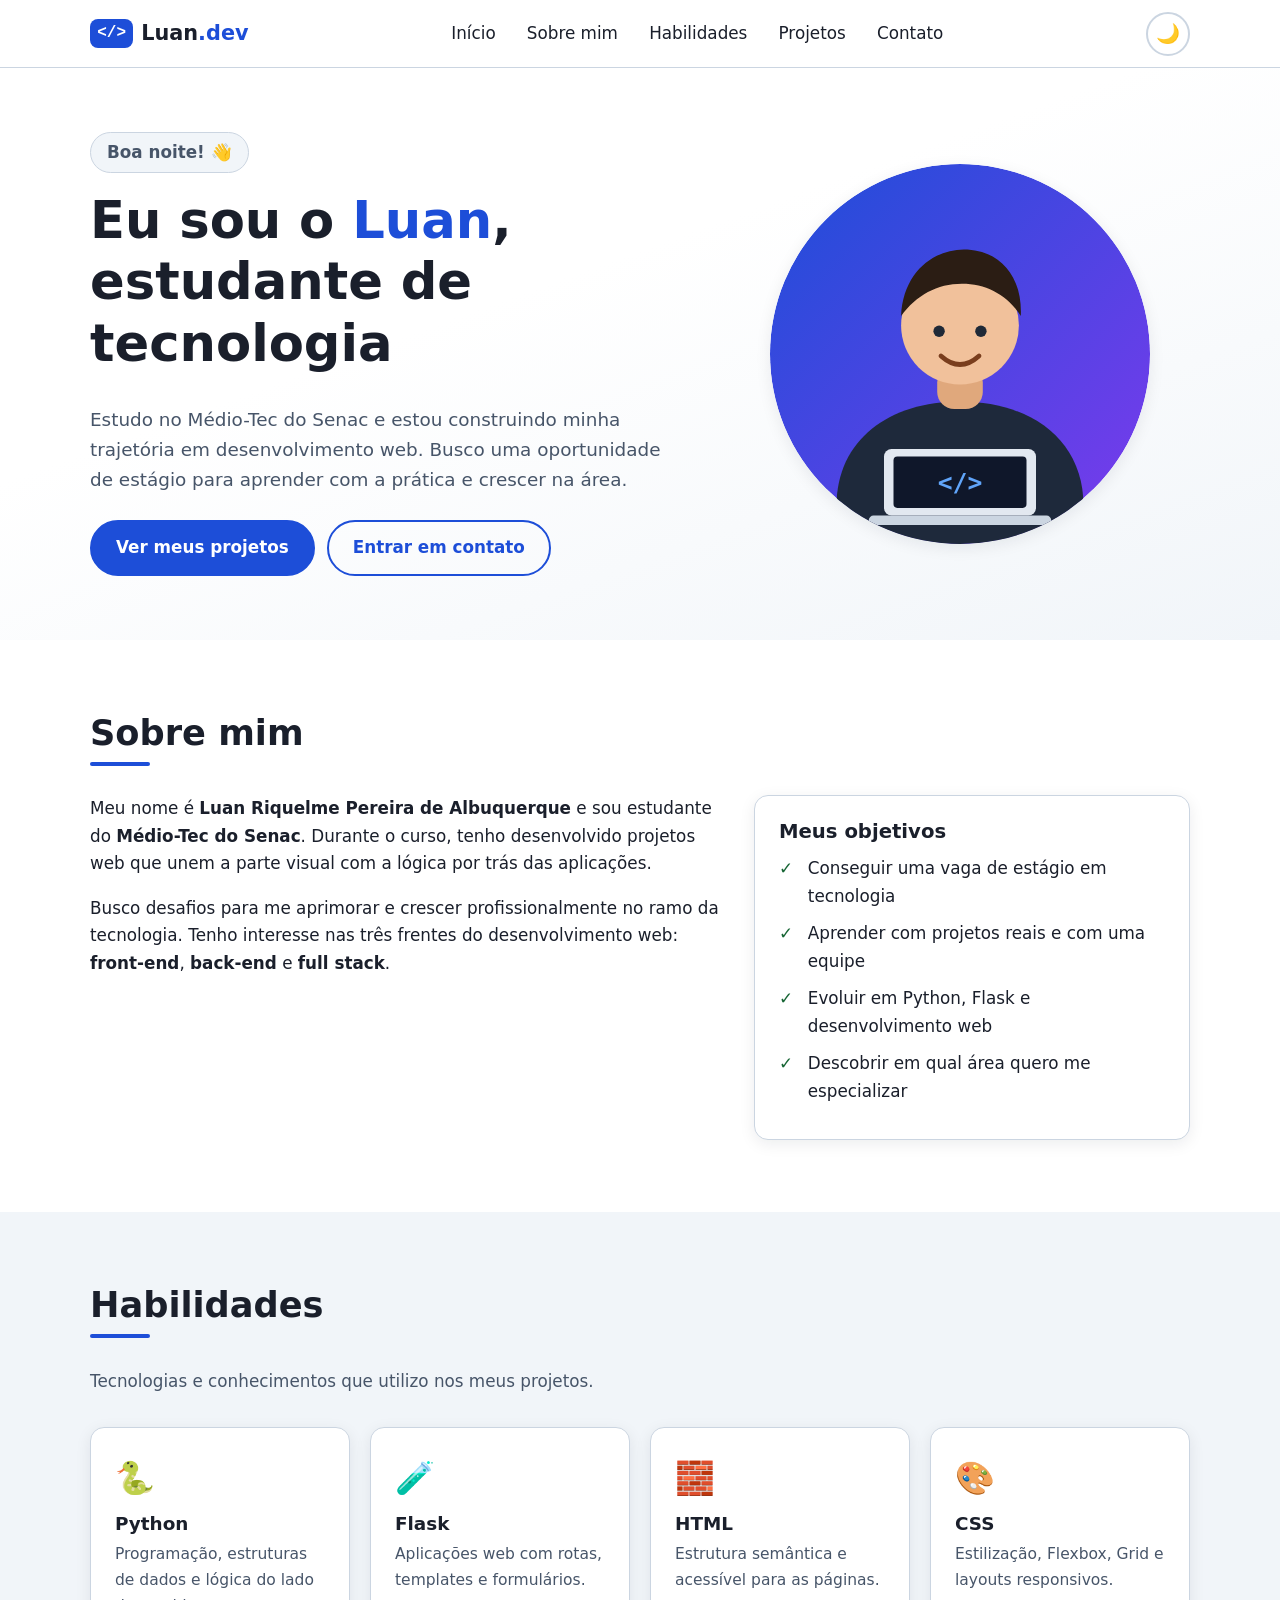
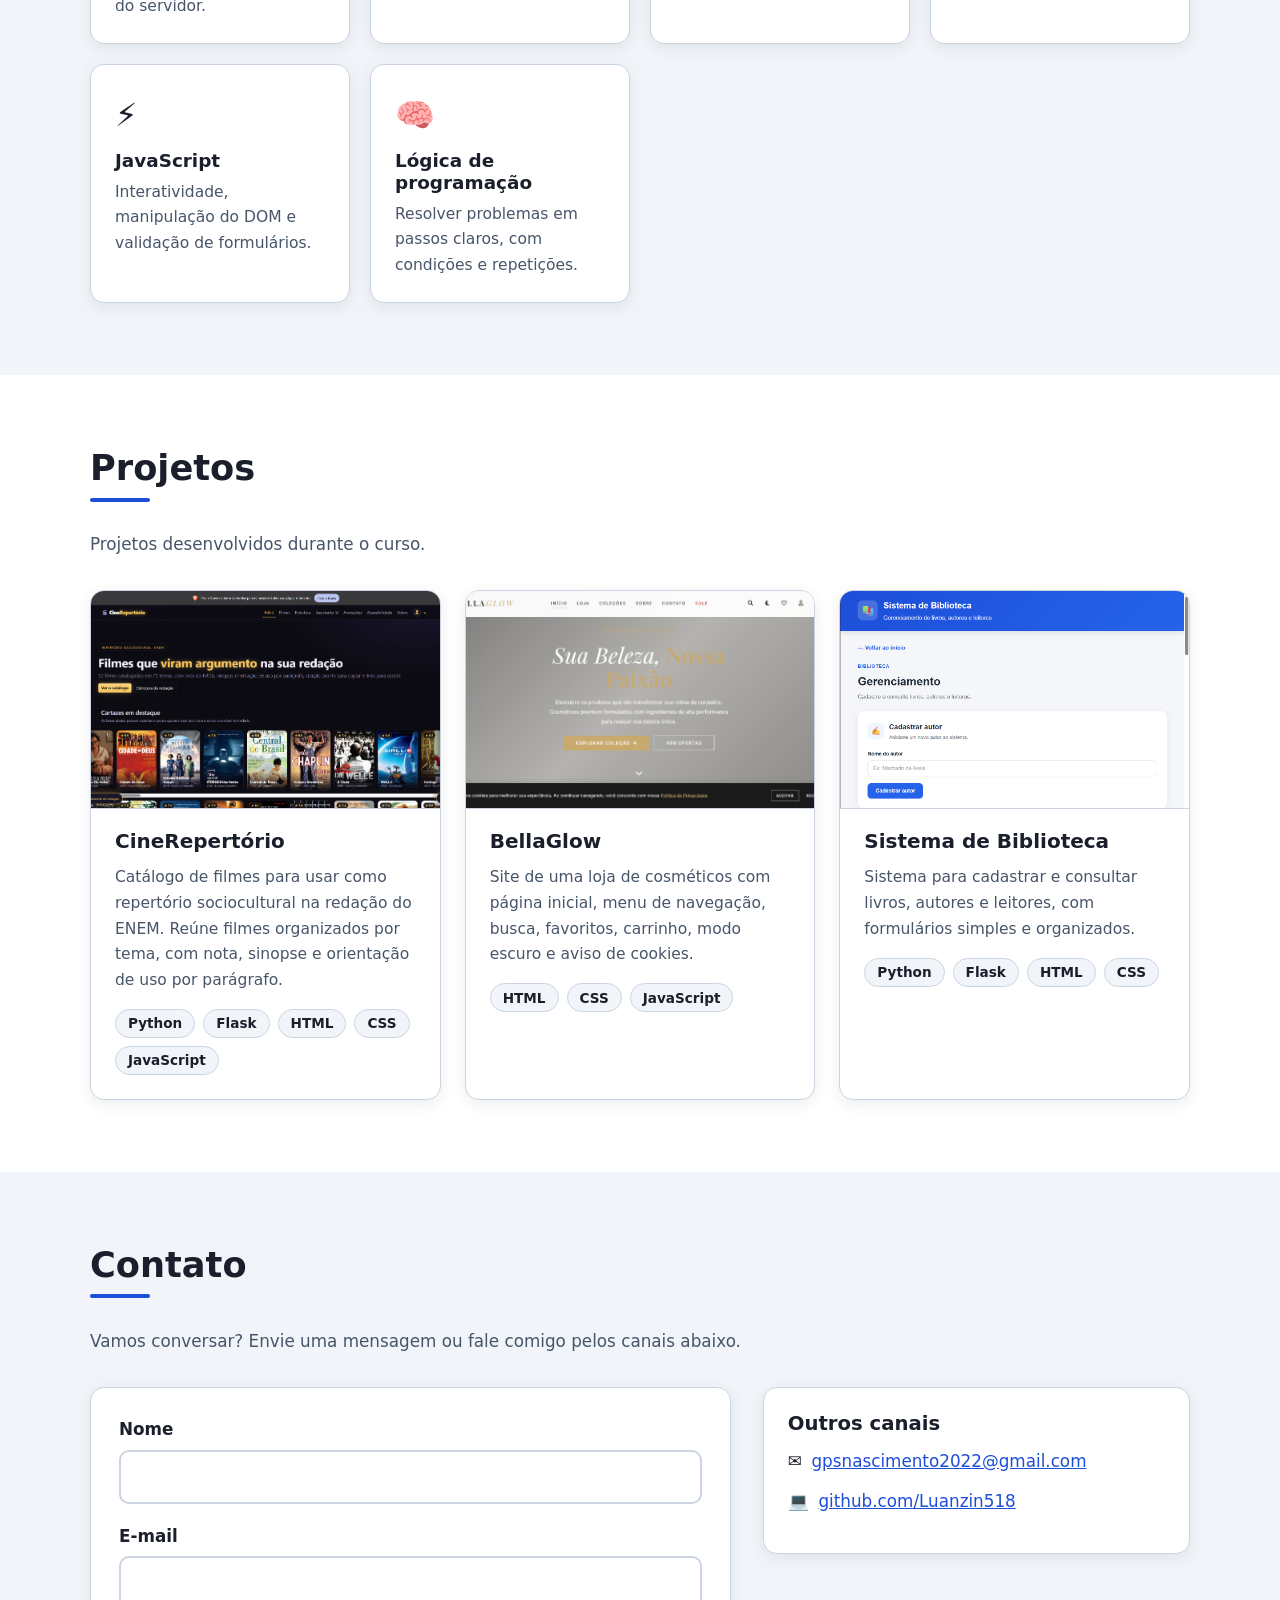
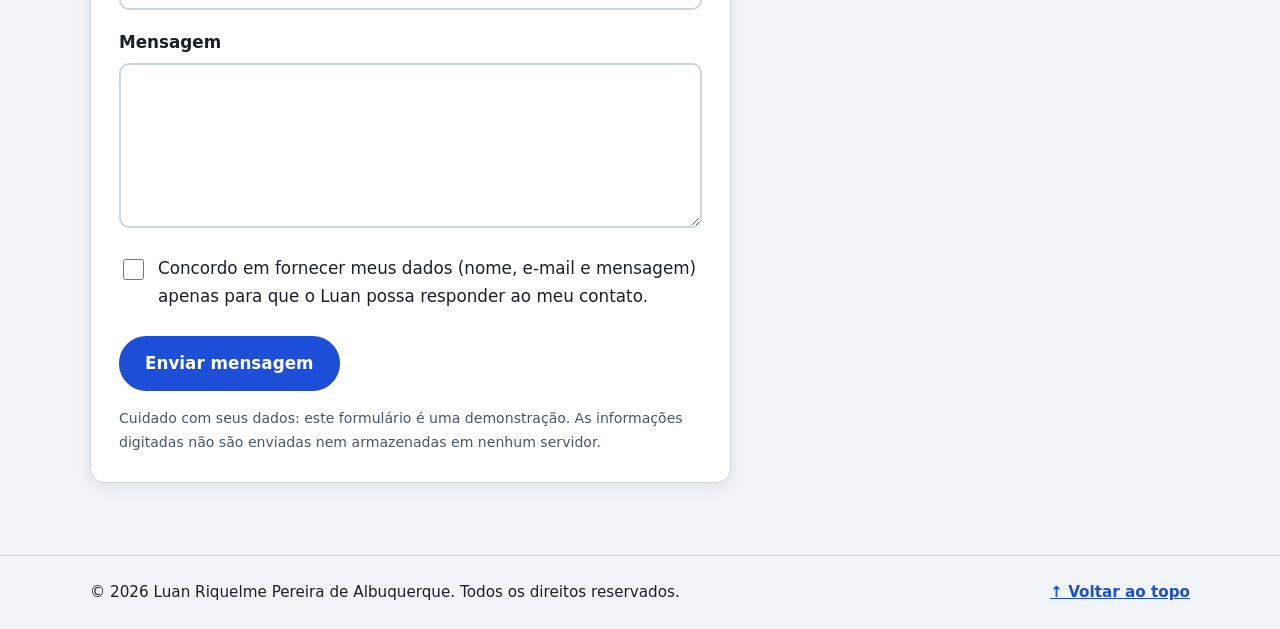
<file: index.html>
<!DOCTYPE html>
<html lang="pt-BR" data-theme="light">
<head>
  <meta charset="UTF-8">
  <meta name="viewport" content="width=device-width, initial-scale=1.0">
  <title>Luan Albuquerque | Portfólio de Desenvolvimento Web</title>
  <meta name="description" content="Portfólio de Luan Riquelme Pereira de Albuquerque, estudante do Médio-Tec do Senac em busca de estágio na área de tecnologia.">
  <link rel="icon" href="img/avatar.svg" type="image/svg+xml">
  <link rel="stylesheet" href="css/style.css">
</head>

<body id="topo">
  <!-- Link para quem navega por teclado pular direto ao conteúdo -->
  <a class="skip-link" href="#conteudo">Pular para o conteúdo principal</a>

  <!-- ===================== CABEÇALHO ===================== -->
  <header class="header">
    <div class="container header__inner">
      <a class="logo" href="#inicio" aria-label="Luan Albuquerque, ir para o início">
        <span class="logo__simbolo" aria-hidden="true">&lt;/&gt;</span>
        <span>Luan<span class="logo__destaque">.dev</span></span>
      </a>

      <nav class="nav" id="menu-principal" aria-label="Navegação principal">
        <ul class="nav__lista">
          <li><a class="nav__link" href="#inicio">Início</a></li>
          <li><a class="nav__link" href="#sobre">Sobre mim</a></li>
          <li><a class="nav__link" href="#habilidades">Habilidades</a></li>
          <li><a class="nav__link" href="#projetos">Projetos</a></li>
          <li><a class="nav__link" href="#contato">Contato</a></li>
        </ul>
      </nav>

      <div class="header__acoes">
        <button class="btn-icone" id="btn-tema" type="button" aria-pressed="false" aria-label="Ativar modo escuro">
          <span id="icone-tema" aria-hidden="true">🌙</span>
        </button>
        <button class="btn-icone btn-menu" id="btn-menu" type="button" aria-expanded="false" aria-controls="menu-principal" aria-label="Abrir menu de navegação">
          <span class="btn-menu__barras" aria-hidden="true"></span>
        </button>
      </div>
    </div>
  </header>

  <main id="conteudo">

    <!-- ===================== INÍCIO ===================== -->
    <section class="hero" id="inicio" aria-labelledby="titulo-inicio">
      <div class="container hero__grid">
        <div class="hero__texto">
          <p class="hero__saudacao" id="saudacao" aria-live="polite">Olá!</p>
          <h1 id="titulo-inicio">Eu sou o <span class="destaque">Luan</span>,<br>estudante de tecnologia</h1>
          <p class="hero__descricao">
            Estudo no Médio-Tec do Senac e estou construindo minha trajetória em desenvolvimento web.
            Busco uma oportunidade de estágio para aprender com a prática e crescer na área.
          </p>
          <div class="hero__botoes">
            <a class="btn btn--primario" href="#projetos">Ver meus projetos</a>
            <a class="btn btn--secundario" href="#contato">Entrar em contato</a>
          </div>
        </div>

        <div class="hero__imagem">
          <img src="img/avatar.svg" width="400" height="400"
               alt="Avatar ilustrado de Luan: uma pessoa de cabelo escuro sorrindo, em frente a um notebook com o símbolo de código na tela">
        </div>
      </div>
    </section>

    <!-- ===================== SOBRE MIM ===================== -->
    <section class="secao" id="sobre" aria-labelledby="titulo-sobre">
      <div class="container">
        <h2 class="secao__titulo" id="titulo-sobre">Sobre mim</h2>
        <div class="sobre__grid">
          <div class="sobre__texto">
            <p>
              Meu nome é <strong>Luan Riquelme Pereira de Albuquerque</strong> e sou estudante do
              <strong>Médio-Tec do Senac</strong>. Durante o curso, tenho desenvolvido projetos web
              que unem a parte visual com a lógica por trás das aplicações.
            </p>
            <p>
              Busco desafios para me aprimorar e crescer profissionalmente no ramo da tecnologia.
              Tenho interesse nas três frentes do desenvolvimento web:
              <strong>front-end</strong>, <strong>back-end</strong> e <strong>full stack</strong>.
            </p>
          </div>

          <aside class="sobre__cartao" aria-label="Resumo de objetivos">
            <h3>Meus objetivos</h3>
            <ul class="lista-check">
              <li>Conseguir uma vaga de estágio em tecnologia</li>
              <li>Aprender com projetos reais e com uma equipe</li>
              <li>Evoluir em Python, Flask e desenvolvimento web</li>
              <li>Descobrir em qual área quero me especializar</li>
            </ul>
          </aside>
        </div>
      </div>
    </section>

    <!-- ===================== HABILIDADES ===================== -->
    <section class="secao secao--alt" id="habilidades" aria-labelledby="titulo-habilidades">
      <div class="container">
        <h2 class="secao__titulo" id="titulo-habilidades">Habilidades</h2>
        <p class="secao__intro">Tecnologias e conhecimentos que utilizo nos meus projetos.</p>

        <ul class="habilidades">
          <li class="card">
            <span class="card__icone" aria-hidden="true">🐍</span>
            <h3>Python</h3>
            <p>Programação, estruturas de dados e lógica do lado do servidor.</p>
          </li>
          <li class="card">
            <span class="card__icone" aria-hidden="true">🧪</span>
            <h3>Flask</h3>
            <p>Aplicações web com rotas, templates e formulários.</p>
          </li>
          <li class="card">
            <span class="card__icone" aria-hidden="true">🧱</span>
            <h3>HTML</h3>
            <p>Estrutura semântica e acessível para as páginas.</p>
          </li>
          <li class="card">
            <span class="card__icone" aria-hidden="true">🎨</span>
            <h3>CSS</h3>
            <p>Estilização, Flexbox, Grid e layouts responsivos.</p>
          </li>
          <li class="card">
            <span class="card__icone" aria-hidden="true">⚡</span>
            <h3>JavaScript</h3>
            <p>Interatividade, manipulação do DOM e validação de formulários.</p>
          </li>
          <li class="card">
            <span class="card__icone" aria-hidden="true">🧠</span>
            <h3>Lógica de programação</h3>
            <p>Resolver problemas em passos claros, com condições e repetições.</p>
          </li>
        </ul>
      </div>
    </section>

    <!-- ===================== PROJETOS ===================== -->
    <section class="secao" id="projetos" aria-labelledby="titulo-projetos">
      <div class="container">
        <h2 class="secao__titulo" id="titulo-projetos">Projetos</h2>
        <p class="secao__intro">Projetos desenvolvidos durante o curso.</p>

        <div class="projetos">

          <article class="projeto">
            <img class="projeto__img" src="img/projeto-cinerepertorio.png" width="800" height="450" loading="lazy"
                 alt="Página inicial do CineRepertório, com fundo escuro, título 'Filmes que viram argumento na sua redação' e cartazes de filmes">
            <div class="projeto__corpo">
              <h3>CineRepertório</h3>
              <p>
                Catálogo de filmes para usar como repertório sociocultural na redação do ENEM.
                Reúne filmes organizados por tema, com nota, sinopse e orientação de uso por parágrafo.
              </p>
              <ul class="tags" aria-label="Tecnologias usadas">
                <li>Python</li><li>Flask</li><li>HTML</li><li>CSS</li><li>JavaScript</li>
              </ul>
            </div>
          </article>

          <article class="projeto">
            <img class="projeto__img" src="img/projeto-bellaglow.png" width="800" height="450" loading="lazy"
                 alt="Página inicial da loja BellaGlow, com menu, título 'Sua Beleza, Nossa Paixão' e botões para explorar a coleção">
            <div class="projeto__corpo">
              <h3>BellaGlow</h3>
              <p>
                Site de uma loja de cosméticos com página inicial, menu de navegação,
                busca, favoritos, carrinho, modo escuro e aviso de cookies.
              </p>
              <ul class="tags" aria-label="Tecnologias usadas">
                <li>HTML</li><li>CSS</li><li>JavaScript</li>
              </ul>
            </div>
          </article>

          <article class="projeto">
            <img class="projeto__img" src="img/projeto-biblioteca.png" width="800" height="450" loading="lazy"
                 alt="Tela do Sistema de Biblioteca, com cabeçalho azul e formulário para cadastrar autor">
            <div class="projeto__corpo">
              <h3>Sistema de Biblioteca</h3>
              <p>
                Sistema para cadastrar e consultar livros, autores e leitores,
                com formulários simples e organizados.
              </p>
              <ul class="tags" aria-label="Tecnologias usadas">
                <li>Python</li><li>Flask</li><li>HTML</li><li>CSS</li>
              </ul>
            </div>
          </article>

        </div>
      </div>
    </section>

    <!-- ===================== CONTATO ===================== -->
    <section class="secao secao--alt" id="contato" aria-labelledby="titulo-contato">
      <div class="container">
        <h2 class="secao__titulo" id="titulo-contato">Contato</h2>
        <p class="secao__intro">Vamos conversar? Envie uma mensagem ou fale comigo pelos canais abaixo.</p>

        <div class="contato__grid">
          <form class="form" id="form-contato" novalidate aria-labelledby="titulo-contato">

            <div class="campo">
              <label for="nome">Nome</label>
              <input type="text" id="nome" name="nome" autocomplete="name" required
                     aria-describedby="erro-nome">
              <p class="erro" id="erro-nome" role="alert"></p>
            </div>

            <div class="campo">
              <label for="email">E-mail</label>
              <input type="email" id="email" name="email" autocomplete="email" required
                     aria-describedby="erro-email">
              <p class="erro" id="erro-email" role="alert"></p>
            </div>

            <div class="campo">
              <label for="mensagem">Mensagem</label>
              <textarea id="mensagem" name="mensagem" rows="5" required
                        aria-describedby="erro-mensagem"></textarea>
              <p class="erro" id="erro-mensagem" role="alert"></p>
            </div>

            <div class="campo campo--check">
              <input type="checkbox" id="consentimento" name="consentimento" required
                     aria-describedby="erro-consentimento">
              <label for="consentimento">
                Concordo em fornecer meus dados (nome, e-mail e mensagem) apenas para que o Luan
                possa responder ao meu contato.
              </label>
              <p class="erro" id="erro-consentimento" role="alert"></p>
            </div>

            <button class="btn btn--primario" type="submit">Enviar mensagem</button>

            <p class="form__status" id="status-form" role="status" aria-live="polite"></p>

            <p class="form__privacidade">
              Cuidado com seus dados: este formulário é uma demonstração.
              As informações digitadas não são enviadas nem armazenadas em nenhum servidor.
            </p>
          </form>

          <aside class="contato__canais" aria-label="Outros canais de contato">
            <h3>Outros canais</h3>
            <ul class="canais">
              <li>
                <span aria-hidden="true">✉️</span>
                <a href="mailto:gpsnascimento2022@gmail.com">gpsnascimento2022@gmail.com</a>
              </li>
              <li>
                <span aria-hidden="true">💻</span>
                <a href="https://github.com/Luanzin518" target="_blank" rel="noopener noreferrer"
                   aria-label="GitHub de Luan (Luanzin518), abre em nova aba">github.com/Luanzin518</a>
              </li>
            </ul>
          </aside>
        </div>
      </div>
    </section>
  </main>

  <!-- ===================== RODAPÉ ===================== -->
  <footer class="footer">
    <div class="container footer__inner">
      <p>© <span id="ano">2026</span> Luan Riquelme Pereira de Albuquerque. Todos os direitos reservados.</p>
      <a class="footer__topo" href="#topo" aria-label="Voltar ao topo da página">↑ Voltar ao topo</a>
    </div>
  </footer>

  <script src="js/script.js"></script>
</body>
</html>
</file>
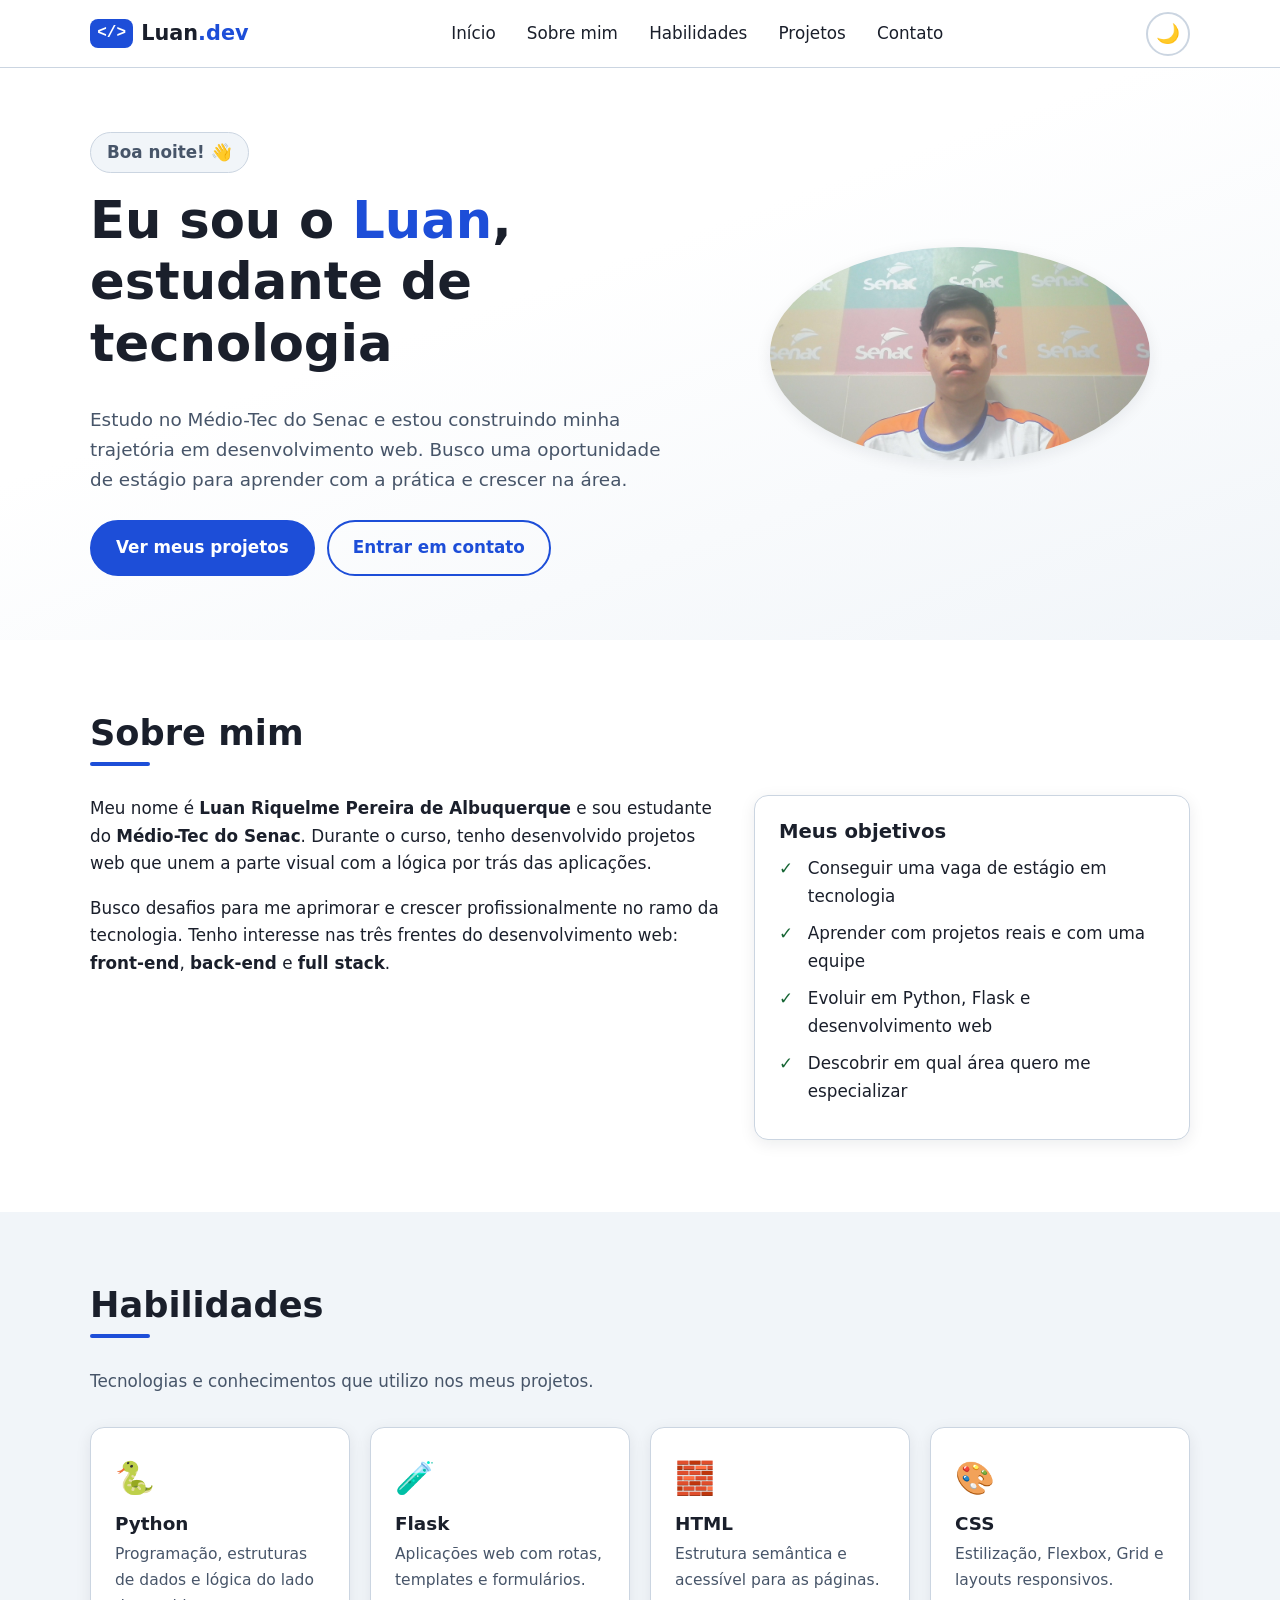
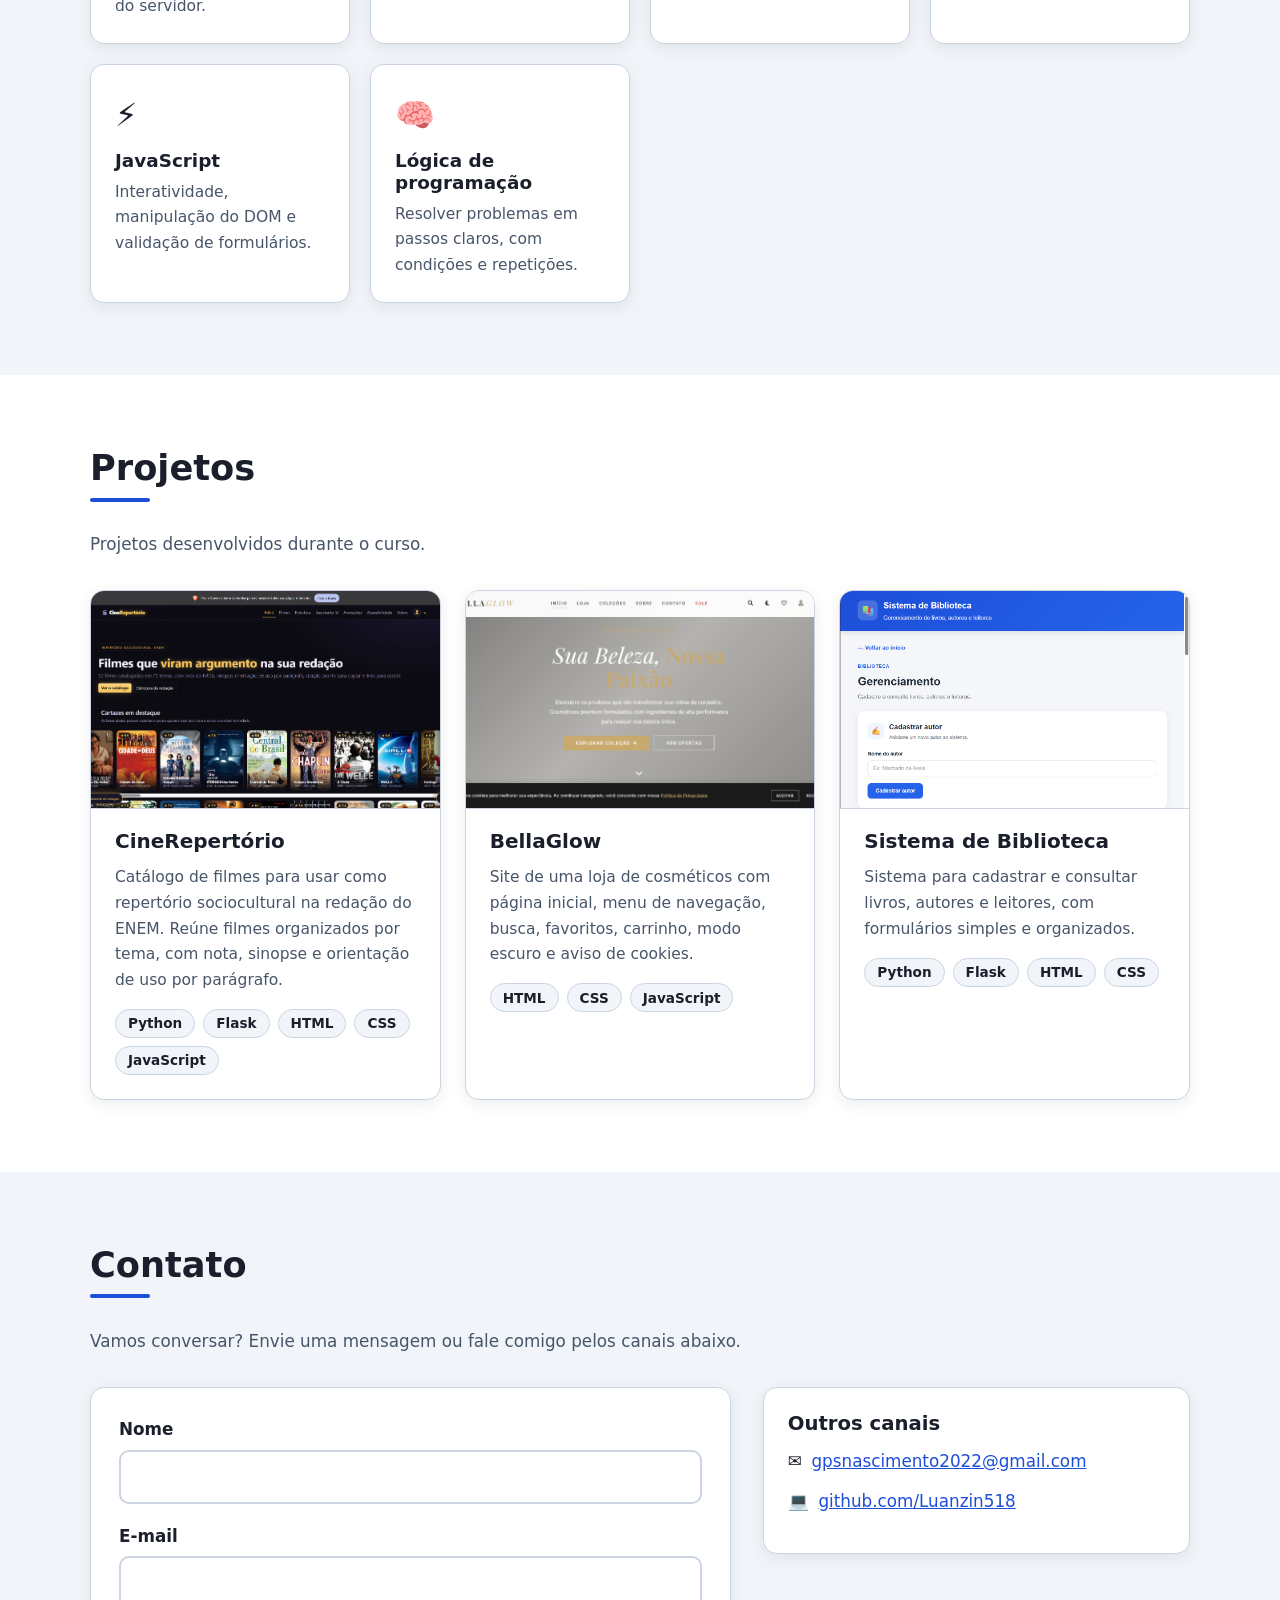
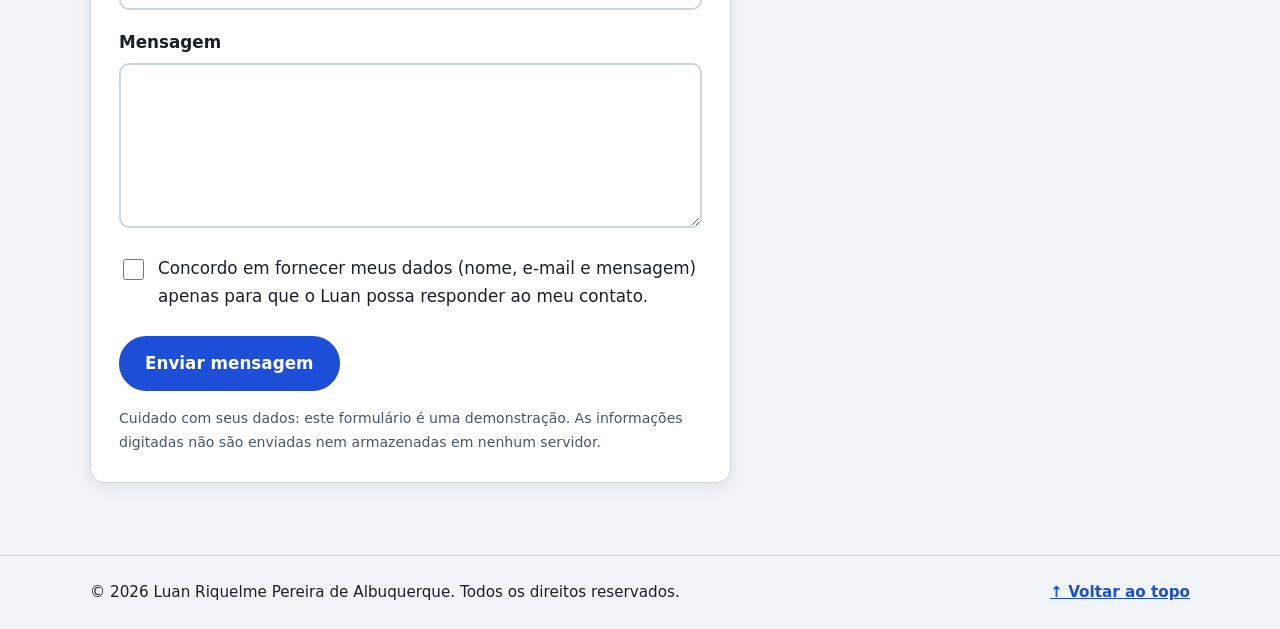
<file: portfolio-luan/portfolio/index.html>
<!DOCTYPE html>
<html lang="pt-BR" data-theme="light">
<head>
  <meta charset="UTF-8">
  <meta name="viewport" content="width=device-width, initial-scale=1.0">
  <title>Luan Albuquerque | Portfólio de Desenvolvimento Web</title>
  <meta name="description" content="Portfólio de Luan Riquelme Pereira de Albuquerque, estudante do Médio-Tec do Senac em busca de estágio na área de tecnologia.">
  <link rel="icon" href="img/avatar.svg" type="image/svg+xml">
  <link rel="stylesheet" href="css/style.css">
</head>

<body id="topo">
  <!-- Link para quem navega por teclado pular direto ao conteúdo -->
  <a class="skip-link" href="#conteudo">Pular para o conteúdo principal</a>

  <!-- ===================== CABEÇALHO ===================== -->
  <header class="header">
    <div class="container header__inner">
      <a class="logo" href="#inicio" aria-label="Luan Albuquerque, ir para o início">
        <span class="logo__simbolo" aria-hidden="true">&lt;/&gt;</span>
        <span>Luan<span class="logo__destaque">.dev</span></span>
      </a>

      <nav class="nav" id="menu-principal" aria-label="Navegação principal">
        <ul class="nav__lista">
          <li><a class="nav__link" href="#inicio">Início</a></li>
          <li><a class="nav__link" href="#sobre">Sobre mim</a></li>
          <li><a class="nav__link" href="#habilidades">Habilidades</a></li>
          <li><a class="nav__link" href="#projetos">Projetos</a></li>
          <li><a class="nav__link" href="#contato">Contato</a></li>
        </ul>
      </nav>

      <div class="header__acoes">
        <button class="btn-icone" id="btn-tema" type="button" aria-pressed="false" aria-label="Ativar modo escuro">
          <span id="icone-tema" aria-hidden="true">🌙</span>
        </button>
        <button class="btn-icone btn-menu" id="btn-menu" type="button" aria-expanded="false" aria-controls="menu-principal" aria-label="Abrir menu de navegação">
          <span class="btn-menu__barras" aria-hidden="true"></span>
        </button>
      </div>
    </div>
  </header>

  <main id="conteudo">

    <!-- ===================== INÍCIO ===================== -->
    <section class="hero" id="inicio" aria-labelledby="titulo-inicio">
      <div class="container hero__grid">
        <div class="hero__texto">
          <p class="hero__saudacao" id="saudacao" aria-live="polite">Olá!</p>
          <h1 id="titulo-inicio">Eu sou o <span class="destaque">Luan</span>,<br>estudante de tecnologia</h1>
          <p class="hero__descricao">
            Estudo no Médio-Tec do Senac e estou construindo minha trajetória em desenvolvimento web.
            Busco uma oportunidade de estágio para aprender com a prática e crescer na área.
          </p>
          <div class="hero__botoes">
            <a class="btn btn--primario" href="#projetos">Ver meus projetos</a>
            <a class="btn btn--secundario" href="#contato">Entrar em contato</a>
          </div>
        </div>

        <div class="hero__imagem">
          <img src="img/WIN_20261023_09_45_14_Pro.jpg" width="400" height="400"
               alt="Avatar ilustrado de Luan: uma pessoa de cabelo escuro sorrindo, em frente a um notebook com o símbolo de código na tela">
        </div>
      </div>
    </section>

    <!-- ===================== SOBRE MIM ===================== -->
    <section class="secao" id="sobre" aria-labelledby="titulo-sobre">
      <div class="container">
        <h2 class="secao__titulo" id="titulo-sobre">Sobre mim</h2>
        <div class="sobre__grid">
          <div class="sobre__texto">
            <p>
              Meu nome é <strong>Luan Riquelme Pereira de Albuquerque</strong> e sou estudante do
              <strong>Médio-Tec do Senac</strong>. Durante o curso, tenho desenvolvido projetos web
              que unem a parte visual com a lógica por trás das aplicações.
            </p>
            <p>
              Busco desafios para me aprimorar e crescer profissionalmente no ramo da tecnologia.
              Tenho interesse nas três frentes do desenvolvimento web:
              <strong>front-end</strong>, <strong>back-end</strong> e <strong>full stack</strong>.
            </p>
          </div>

          <aside class="sobre__cartao" aria-label="Resumo de objetivos">
            <h3>Meus objetivos</h3>
            <ul class="lista-check">
              <li>Conseguir uma vaga de estágio em tecnologia</li>
              <li>Aprender com projetos reais e com uma equipe</li>
              <li>Evoluir em Python, Flask e desenvolvimento web</li>
              <li>Descobrir em qual área quero me especializar</li>
            </ul>
          </aside>
        </div>
      </div>
    </section>

    <!-- ===================== HABILIDADES ===================== -->
    <section class="secao secao--alt" id="habilidades" aria-labelledby="titulo-habilidades">
      <div class="container">
        <h2 class="secao__titulo" id="titulo-habilidades">Habilidades</h2>
        <p class="secao__intro">Tecnologias e conhecimentos que utilizo nos meus projetos.</p>

        <ul class="habilidades">
          <li class="card">
            <span class="card__icone" aria-hidden="true">🐍</span>
            <h3>Python</h3>
            <p>Programação, estruturas de dados e lógica do lado do servidor.</p>
          </li>
          <li class="card">
            <span class="card__icone" aria-hidden="true">🧪</span>
            <h3>Flask</h3>
            <p>Aplicações web com rotas, templates e formulários.</p>
          </li>
          <li class="card">
            <span class="card__icone" aria-hidden="true">🧱</span>
            <h3>HTML</h3>
            <p>Estrutura semântica e acessível para as páginas.</p>
          </li>
          <li class="card">
            <span class="card__icone" aria-hidden="true">🎨</span>
            <h3>CSS</h3>
            <p>Estilização, Flexbox, Grid e layouts responsivos.</p>
          </li>
          <li class="card">
            <span class="card__icone" aria-hidden="true">⚡</span>
            <h3>JavaScript</h3>
            <p>Interatividade, manipulação do DOM e validação de formulários.</p>
          </li>
          <li class="card">
            <span class="card__icone" aria-hidden="true">🧠</span>
            <h3>Lógica de programação</h3>
            <p>Resolver problemas em passos claros, com condições e repetições.</p>
          </li>
        </ul>
      </div>
    </section>

    <!-- ===================== PROJETOS ===================== -->
    <section class="secao" id="projetos" aria-labelledby="titulo-projetos">
      <div class="container">
        <h2 class="secao__titulo" id="titulo-projetos">Projetos</h2>
        <p class="secao__intro">Projetos desenvolvidos durante o curso.</p>

        <div class="projetos">

          <article class="projeto">
            <img class="projeto__img" src="img/projeto-cinerepertorio.png" width="800" height="450" loading="lazy"
                 alt="Página inicial do CineRepertório, com fundo escuro, título 'Filmes que viram argumento na sua redação' e cartazes de filmes">
            <div class="projeto__corpo">
              <h3>CineRepertório</h3>
              <p>
                Catálogo de filmes para usar como repertório sociocultural na redação do ENEM.
                Reúne filmes organizados por tema, com nota, sinopse e orientação de uso por parágrafo.
              </p>
              <ul class="tags" aria-label="Tecnologias usadas">
                <li>Python</li><li>Flask</li><li>HTML</li><li>CSS</li><li>JavaScript</li>
              </ul>
            </div>
          </article>

          <article class="projeto">
            <img class="projeto__img" src="img/projeto-bellaglow.png" width="800" height="450" loading="lazy"
                 alt="Página inicial da loja BellaGlow, com menu, título 'Sua Beleza, Nossa Paixão' e botões para explorar a coleção">
            <div class="projeto__corpo">
              <h3>BellaGlow</h3>
              <p>
                Site de uma loja de cosméticos com página inicial, menu de navegação,
                busca, favoritos, carrinho, modo escuro e aviso de cookies.
              </p>
              <ul class="tags" aria-label="Tecnologias usadas">
                <li>HTML</li><li>CSS</li><li>JavaScript</li>
              </ul>
            </div>
          </article>

          <article class="projeto">
            <img class="projeto__img" src="img/projeto-biblioteca.png" width="800" height="450" loading="lazy"
                 alt="Tela do Sistema de Biblioteca, com cabeçalho azul e formulário para cadastrar autor">
            <div class="projeto__corpo">
              <h3>Sistema de Biblioteca</h3>
              <p>
                Sistema para cadastrar e consultar livros, autores e leitores,
                com formulários simples e organizados.
              </p>
              <ul class="tags" aria-label="Tecnologias usadas">
                <li>Python</li><li>Flask</li><li>HTML</li><li>CSS</li>
              </ul>
            </div>
          </article>

        </div>
      </div>
    </section>

    <!-- ===================== CONTATO ===================== -->
    <section class="secao secao--alt" id="contato" aria-labelledby="titulo-contato">
      <div class="container">
        <h2 class="secao__titulo" id="titulo-contato">Contato</h2>
        <p class="secao__intro">Vamos conversar? Envie uma mensagem ou fale comigo pelos canais abaixo.</p>

        <div class="contato__grid">
          <form class="form" id="form-contato" novalidate aria-labelledby="titulo-contato">

            <div class="campo">
              <label for="nome">Nome</label>
              <input type="text" id="nome" name="nome" autocomplete="name" required
                     aria-describedby="erro-nome">
              <p class="erro" id="erro-nome" role="alert"></p>
            </div>

            <div class="campo">
              <label for="email">E-mail</label>
              <input type="email" id="email" name="email" autocomplete="email" required
                     aria-describedby="erro-email">
              <p class="erro" id="erro-email" role="alert"></p>
            </div>

            <div class="campo">
              <label for="mensagem">Mensagem</label>
              <textarea id="mensagem" name="mensagem" rows="5" required
                        aria-describedby="erro-mensagem"></textarea>
              <p class="erro" id="erro-mensagem" role="alert"></p>
            </div>

            <div class="campo campo--check">
              <input type="checkbox" id="consentimento" name="consentimento" required
                     aria-describedby="erro-consentimento">
              <label for="consentimento">
                Concordo em fornecer meus dados (nome, e-mail e mensagem) apenas para que o Luan
                possa responder ao meu contato.
              </label>
              <p class="erro" id="erro-consentimento" role="alert"></p>
            </div>

            <button class="btn btn--primario" type="submit">Enviar mensagem</button>

            <p class="form__status" id="status-form" role="status" aria-live="polite"></p>

            <p class="form__privacidade">
              Cuidado com seus dados: este formulário é uma demonstração.
              As informações digitadas não são enviadas nem armazenadas em nenhum servidor.
            </p>
          </form>

          <aside class="contato__canais" aria-label="Outros canais de contato">
            <h3>Outros canais</h3>
            <ul class="canais">
              <li>
                <span aria-hidden="true">✉️</span>
                <a href="mailto:gpsnascimento2022@gmail.com">gpsnascimento2022@gmail.com</a>
              </li>
              <li>
                <span aria-hidden="true">💻</span>
                <a href="https://github.com/Luanzin518" target="_blank" rel="noopener noreferrer"
                   aria-label="GitHub de Luan (Luanzin518), abre em nova aba">github.com/Luanzin518</a>
              </li>
            </ul>
          </aside>
        </div>
      </div>
    </section>
  </main>

  <!-- ===================== RODAPÉ ===================== -->
  <footer class="footer">
    <div class="container footer__inner">
      <p>© <span id="ano">2026</span> Luan Riquelme Pereira de Albuquerque. Todos os direitos reservados.</p>
      <a class="footer__topo" href="#topo" aria-label="Voltar ao topo da página">↑ Voltar ao topo</a>
    </div>
  </footer>

  <script src="js/script.js"></script>
</body>
</html>
</file>
<file: css/style.css>
/* =========================================================
   Portfólio - Luan Albuquerque
   Organização: 1) variáveis  2) base  3) componentes
                4) seções     5) responsividade
   ========================================================= */

/* ---------- 1) VARIÁVEIS (tema claro e escuro) ---------- */
:root {
  --bg: #ffffff;
  --bg-alt: #f1f5f9;
  --card: #ffffff;
  --texto: #1a1f2b;
  --texto-suave: #475569;
  --primaria: #1d4ed8;
  --primaria-hover: #1e40af;
  --sobre-primaria: #ffffff;
  --destaque: #1d4ed8;
  --borda: #cbd5e1;
  --erro: #b91c1c;
  --sucesso: #166534;
  --foco: #7c3aed;
  --sombra: 0 4px 16px rgba(15, 23, 42, 0.08);
  --raio: 14px;
  --altura-header: 68px;
}

[data-theme="dark"] {
  --bg: #0f172a;
  --bg-alt: #162033;
  --card: #1e293b;
  --texto: #e5e7eb;
  --texto-suave: #b6c2d4;
  --primaria: #60a5fa;
  --primaria-hover: #93c5fd;
  --sobre-primaria: #0b1220;
  --destaque: #93c5fd;
  --borda: #3b4a63;
  --erro: #fca5a5;
  --sucesso: #86efac;
  --foco: #fbbf24;
  --sombra: 0 4px 16px rgba(0, 0, 0, 0.4);
}

/* ---------- 2) BASE ---------- */
*,
*::before,
*::after {
  box-sizing: border-box;
}

html {
  scroll-behavior: smooth;
  scroll-padding-top: var(--altura-header);
}

body {
  margin: 0;
  font-family: "Segoe UI", system-ui, -apple-system, Roboto, Arial, sans-serif;
  font-size: 1.05rem;
  line-height: 1.65;
  color: var(--texto);
  background: var(--bg);
  transition: background-color 0.3s, color 0.3s;
}

img {
  max-width: 100%;
  height: auto;
  display: block;
}

h1, h2, h3 {
  line-height: 1.2;
  margin: 0 0 0.6em;
}

p {
  margin: 0 0 1em;
}

ul {
  margin: 0;
  padding: 0;
  list-style: none;
}

a {
  color: var(--primaria);
}

/* Foco visível para quem usa teclado */
:focus-visible {
  outline: 3px solid var(--foco);
  outline-offset: 3px;
  border-radius: 4px;
}

.container {
  width: min(1100px, 100% - 2rem);
  margin-inline: auto;
}

/* Link "pular para o conteúdo" (aparece só ao receber foco) */
.skip-link {
  position: absolute;
  left: 1rem;
  top: -100px;
  background: var(--primaria);
  color: var(--sobre-primaria);
  padding: 0.6rem 1rem;
  border-radius: 8px;
  z-index: 200;
  font-weight: 600;
}
.skip-link:focus {
  top: 0.75rem;
}

/* ---------- 3) COMPONENTES ---------- */

/* Botões */
.btn {
  display: inline-block;
  padding: 0.75rem 1.5rem;
  border-radius: 999px;
  border: 2px solid var(--primaria);
  font: inherit;
  font-weight: 600;
  text-decoration: none;
  cursor: pointer;
  transition: background-color 0.2s, color 0.2s, transform 0.2s;
}
.btn:hover {
  transform: translateY(-2px);
}
.btn--primario {
  background: var(--primaria);
  color: var(--sobre-primaria);
}
.btn--primario:hover {
  background: var(--primaria-hover);
  border-color: var(--primaria-hover);
}
.btn--secundario {
  background: transparent;
  color: var(--primaria);
}
.btn--secundario:hover {
  background: var(--primaria);
  color: var(--sobre-primaria);
}

.btn-icone {
  width: 44px;
  height: 44px;
  display: grid;
  place-items: center;
  border: 2px solid var(--borda);
  border-radius: 50%;
  background: var(--card);
  color: var(--texto);
  font-size: 1.2rem;
  cursor: pointer;
}
.btn-icone:hover {
  border-color: var(--primaria);
}

/* Cartões */
.card {
  background: var(--card);
  border: 1px solid var(--borda);
  border-radius: var(--raio);
  padding: 1.5rem;
  box-shadow: var(--sombra);
}
.card h3 {
  font-size: 1.15rem;
  margin-bottom: 0.4em;
}
.card p {
  margin: 0;
  color: var(--texto-suave);
  font-size: 0.97rem;
}
.card__icone {
  display: block;
  font-size: 2rem;
  margin-bottom: 0.5rem;
}

/* ---------- 4) SEÇÕES ---------- */

/* Cabeçalho */
.header {
  position: sticky;
  top: 0;
  z-index: 100;
  height: var(--altura-header);
  background: var(--bg);
  border-bottom: 1px solid var(--borda);
}
.header__inner {
  height: 100%;
  display: flex;
  align-items: center;
  justify-content: space-between;
  gap: 1rem;
}
.header__acoes {
  display: flex;
  align-items: center;
  gap: 0.5rem;
}

.logo {
  display: flex;
  align-items: center;
  gap: 0.5rem;
  font-size: 1.3rem;
  font-weight: 800;
  color: var(--texto);
  text-decoration: none;
}
.logo__simbolo {
  font-family: Consolas, "Courier New", monospace;
  background: var(--primaria);
  color: var(--sobre-primaria);
  padding: 0.1rem 0.45rem;
  border-radius: 8px;
  font-size: 1rem;
}
.logo__destaque {
  color: var(--destaque);
}

/* Menu (desktop) */
.nav__lista {
  display: flex;
  gap: 0.25rem;
}
.nav__link {
  display: block;
  padding: 0.5rem 0.85rem;
  border-radius: 8px;
  color: var(--texto);
  text-decoration: none;
  font-weight: 500;
}
.nav__link:hover {
  background: var(--bg-alt);
  color: var(--primaria);
}

/* Botão hambúrguer (escondido no desktop) */
.btn-menu {
  display: none;
}
.btn-menu__barras,
.btn-menu__barras::before,
.btn-menu__barras::after {
  display: block;
  width: 20px;
  height: 2px;
  background: currentColor;
  border-radius: 2px;
  transition: transform 0.25s, opacity 0.25s;
}
.btn-menu__barras {
  position: relative;
}
.btn-menu__barras::before,
.btn-menu__barras::after {
  content: "";
  position: absolute;
  left: 0;
}
.btn-menu__barras::before { top: -6px; }
.btn-menu__barras::after  { top: 6px; }

/* Animação do hambúrguer virando "X" */
.btn-menu[aria-expanded="true"] .btn-menu__barras {
  background: transparent;
}
.btn-menu[aria-expanded="true"] .btn-menu__barras::before {
  transform: translateY(6px) rotate(45deg);
}
.btn-menu[aria-expanded="true"] .btn-menu__barras::after {
  transform: translateY(-6px) rotate(-45deg);
}

/* Início (hero) - usa CSS Grid */
.hero {
  padding: 4rem 0;
  background: linear-gradient(160deg, var(--bg) 40%, var(--bg-alt));
}
.hero__grid {
  display: grid;
  grid-template-columns: 1.3fr 1fr;
  align-items: center;
  gap: 2.5rem;
}
.hero__saudacao {
  display: inline-block;
  background: var(--bg-alt);
  border: 1px solid var(--borda);
  padding: 0.35rem 1rem;
  border-radius: 999px;
  font-weight: 600;
  color: var(--texto-suave);
}
.hero h1 {
  font-size: clamp(2rem, 5vw, 3.2rem);
}
.destaque {
  color: var(--destaque);
}
.hero__descricao {
  font-size: 1.15rem;
  color: var(--texto-suave);
  max-width: 55ch;
}
.hero__botoes {
  display: flex;
  flex-wrap: wrap;
  gap: 0.75rem;
  margin-top: 1.5rem;
}
.hero__imagem img {
  width: min(380px, 100%);
  margin-inline: auto;
  border-radius: 50%;
  box-shadow: var(--sombra);
}

/* Seções genéricas */
.secao {
  padding: 4.5rem 0;
}
.secao--alt {
  background: var(--bg-alt);
}
.secao__titulo {
  font-size: clamp(1.7rem, 4vw, 2.2rem);
  position: relative;
  padding-bottom: 0.5rem;
}
.secao__titulo::after {
  content: "";
  display: block;
  width: 60px;
  height: 4px;
  border-radius: 4px;
  background: var(--primaria);
  margin-top: 0.5rem;
}
.secao__intro {
  color: var(--texto-suave);
  margin-bottom: 2rem;
}

/* Sobre mim - Flexbox */
.sobre__grid {
  display: flex;
  flex-wrap: wrap;
  gap: 2rem;
  align-items: flex-start;
}
.sobre__texto {
  flex: 2 1 320px;
}
.sobre__cartao {
  flex: 1 1 280px;
  background: var(--card);
  border: 1px solid var(--borda);
  border-radius: var(--raio);
  padding: 1.5rem;
  box-shadow: var(--sombra);
}
.lista-check li {
  position: relative;
  padding-left: 1.8rem;
  margin-bottom: 0.6rem;
}
.lista-check li::before {
  content: "✓";
  position: absolute;
  left: 0;
  color: var(--sucesso);
  font-weight: 800;
}

/* Habilidades - Grid */
.habilidades {
  display: grid;
  grid-template-columns: repeat(auto-fit, minmax(220px, 1fr));
  gap: 1.25rem;
}

/* Projetos - Grid */
.projetos {
  display: grid;
  grid-template-columns: repeat(auto-fit, minmax(290px, 1fr));
  gap: 1.5rem;
}
.projeto {
  display: flex;
  flex-direction: column;
  background: var(--card);
  border: 1px solid var(--borda);
  border-radius: var(--raio);
  overflow: hidden;
  box-shadow: var(--sombra);
  transition: transform 0.25s;
}
.projeto:hover {
  transform: translateY(-4px);
}
.projeto__img {
  width: 100%;
  aspect-ratio: 16 / 10;
  object-fit: cover;
  object-position: top;
  border-bottom: 1px solid var(--borda);
}
.projeto__corpo {
  padding: 1.25rem 1.5rem 1.5rem;
}
.projeto__corpo h3 {
  font-size: 1.25rem;
}
.projeto__corpo p {
  color: var(--texto-suave);
  font-size: 0.97rem;
}
.tags {
  display: flex;
  flex-wrap: wrap;
  gap: 0.5rem;
}
.tags li {
  background: var(--bg-alt);
  border: 1px solid var(--borda);
  border-radius: 999px;
  padding: 0.15rem 0.75rem;
  font-size: 0.85rem;
  font-weight: 600;
}

/* Contato */
.contato__grid {
  display: grid;
  grid-template-columns: 1.5fr 1fr;
  gap: 2rem;
  align-items: start;
}
.form {
  background: var(--card);
  border: 1px solid var(--borda);
  border-radius: var(--raio);
  padding: 1.75rem;
  box-shadow: var(--sombra);
}
.campo {
  margin-bottom: 1.2rem;
}
.campo label {
  display: block;
  font-weight: 600;
  margin-bottom: 0.35rem;
}
.campo input[type="text"],
.campo input[type="email"],
.campo textarea {
  width: 100%;
  padding: 0.7rem 0.9rem;
  font: inherit;
  color: var(--texto);
  background: var(--bg);
  border: 2px solid var(--borda);
  border-radius: 10px;
}
.campo textarea {
  resize: vertical;
}
.campo input[aria-invalid="true"],
.campo textarea[aria-invalid="true"] {
  border-color: var(--erro);
}
.campo--check {
  display: grid;
  grid-template-columns: auto 1fr;
  column-gap: 0.7rem;
  align-items: start;
}
.campo--check input {
  width: 1.3rem;
  height: 1.3rem;
  margin-top: 0.25rem;
  accent-color: var(--primaria);
}
.campo--check label {
  font-weight: 400;
  margin: 0;
}
.campo--check .erro {
  grid-column: 1 / -1;
}
.erro {
  color: var(--erro);
  font-size: 0.9rem;
  font-weight: 600;
  margin: 0.35rem 0 0;
  min-height: 0;
}
.form__status {
  margin: 1rem 0 0;
  font-weight: 600;
  color: var(--sucesso);
}
.form__privacidade {
  margin: 1rem 0 0;
  font-size: 0.88rem;
  color: var(--texto-suave);
}

.contato__canais {
  background: var(--card);
  border: 1px solid var(--borda);
  border-radius: var(--raio);
  padding: 1.5rem;
  box-shadow: var(--sombra);
}
.canais li {
  display: flex;
  gap: 0.6rem;
  margin-bottom: 0.8rem;
  word-break: break-word;
}

/* Rodapé */
.footer {
  background: var(--bg-alt);
  border-top: 1px solid var(--borda);
  padding: 1.5rem 0;
  font-size: 0.95rem;
}
.footer__inner {
  display: flex;
  flex-wrap: wrap;
  justify-content: space-between;
  align-items: center;
  gap: 0.75rem;
}
.footer__inner p {
  margin: 0;
}
.footer__topo {
  font-weight: 600;
}

/* ---------- 5) RESPONSIVIDADE ---------- */

/* Tablets e celulares: menu vira hambúrguer */
@media (max-width: 768px) {
  .btn-menu {
    display: grid;
  }

  .nav {
    position: absolute;
    top: var(--altura-header);
    left: 0;
    right: 0;
    background: var(--bg);
    border-bottom: 1px solid var(--borda);
    box-shadow: var(--sombra);
    display: none;
    padding: 0.5rem 1rem 1rem;
  }
  .nav.aberto {
    display: block;
  }
  .nav__lista {
    flex-direction: column;
  }
  .nav__link {
    padding: 0.8rem 0.5rem;
  }

  .hero {
    padding: 2.5rem 0;
  }
  .hero__grid {
    grid-template-columns: 1fr;
    text-align: center;
  }
  .hero__imagem {
    order: -1;
  }
  .hero__imagem img {
    width: min(240px, 70%);
  }
  .hero__descricao {
    margin-inline: auto;
  }
  .hero__botoes {
    justify-content: center;
  }

  .contato__grid {
    grid-template-columns: 1fr;
  }

  .footer__inner {
    flex-direction: column;
    text-align: center;
  }
}

/* Respeita quem prefere menos animação */
@media (prefers-reduced-motion: reduce) {
  html {
    scroll-behavior: auto;
  }
  * {
    transition: none !important;
  }
}
</file>
<file: portfolio-luan/portfolio/css/style.css>
/* =========================================================
   Portfólio - Luan Albuquerque
   Organização: 1) variáveis  2) base  3) componentes
                4) seções     5) responsividade
   ========================================================= */

/* ---------- 1) VARIÁVEIS (tema claro e escuro) ---------- */
:root {
  --bg: #ffffff;
  --bg-alt: #f1f5f9;
  --card: #ffffff;
  --texto: #1a1f2b;
  --texto-suave: #475569;
  --primaria: #1d4ed8;
  --primaria-hover: #1e40af;
  --sobre-primaria: #ffffff;
  --destaque: #1d4ed8;
  --borda: #cbd5e1;
  --erro: #b91c1c;
  --sucesso: #166534;
  --foco: #7c3aed;
  --sombra: 0 4px 16px rgba(15, 23, 42, 0.08);
  --raio: 14px;
  --altura-header: 68px;
}

[data-theme="dark"] {
  --bg: #0f172a;
  --bg-alt: #162033;
  --card: #1e293b;
  --texto: #e5e7eb;
  --texto-suave: #b6c2d4;
  --primaria: #60a5fa;
  --primaria-hover: #93c5fd;
  --sobre-primaria: #0b1220;
  --destaque: #93c5fd;
  --borda: #3b4a63;
  --erro: #fca5a5;
  --sucesso: #86efac;
  --foco: #fbbf24;
  --sombra: 0 4px 16px rgba(0, 0, 0, 0.4);
}

/* ---------- 2) BASE ---------- */
*,
*::before,
*::after {
  box-sizing: border-box;
}

html {
  scroll-behavior: smooth;
  scroll-padding-top: var(--altura-header);
}

body {
  margin: 0;
  font-family: "Segoe UI", system-ui, -apple-system, Roboto, Arial, sans-serif;
  font-size: 1.05rem;
  line-height: 1.65;
  color: var(--texto);
  background: var(--bg);
  transition: background-color 0.3s, color 0.3s;
}

img {
  max-width: 100%;
  height: auto;
  display: block;
}

h1, h2, h3 {
  line-height: 1.2;
  margin: 0 0 0.6em;
}

p {
  margin: 0 0 1em;
}

ul {
  margin: 0;
  padding: 0;
  list-style: none;
}

a {
  color: var(--primaria);
}

/* Foco visível para quem usa teclado */
:focus-visible {
  outline: 3px solid var(--foco);
  outline-offset: 3px;
  border-radius: 4px;
}

.container {
  width: min(1100px, 100% - 2rem);
  margin-inline: auto;
}

/* Link "pular para o conteúdo" (aparece só ao receber foco) */
.skip-link {
  position: absolute;
  left: 1rem;
  top: -100px;
  background: var(--primaria);
  color: var(--sobre-primaria);
  padding: 0.6rem 1rem;
  border-radius: 8px;
  z-index: 200;
  font-weight: 600;
}
.skip-link:focus {
  top: 0.75rem;
}

/* ---------- 3) COMPONENTES ---------- */

/* Botões */
.btn {
  display: inline-block;
  padding: 0.75rem 1.5rem;
  border-radius: 999px;
  border: 2px solid var(--primaria);
  font: inherit;
  font-weight: 600;
  text-decoration: none;
  cursor: pointer;
  transition: background-color 0.2s, color 0.2s, transform 0.2s;
}
.btn:hover {
  transform: translateY(-2px);
}
.btn--primario {
  background: var(--primaria);
  color: var(--sobre-primaria);
}
.btn--primario:hover {
  background: var(--primaria-hover);
  border-color: var(--primaria-hover);
}
.btn--secundario {
  background: transparent;
  color: var(--primaria);
}
.btn--secundario:hover {
  background: var(--primaria);
  color: var(--sobre-primaria);
}

.btn-icone {
  width: 44px;
  height: 44px;
  display: grid;
  place-items: center;
  border: 2px solid var(--borda);
  border-radius: 50%;
  background: var(--card);
  color: var(--texto);
  font-size: 1.2rem;
  cursor: pointer;
}
.btn-icone:hover {
  border-color: var(--primaria);
}

/* Cartões */
.card {
  background: var(--card);
  border: 1px solid var(--borda);
  border-radius: var(--raio);
  padding: 1.5rem;
  box-shadow: var(--sombra);
}
.card h3 {
  font-size: 1.15rem;
  margin-bottom: 0.4em;
}
.card p {
  margin: 0;
  color: var(--texto-suave);
  font-size: 0.97rem;
}
.card__icone {
  display: block;
  font-size: 2rem;
  margin-bottom: 0.5rem;
}

/* ---------- 4) SEÇÕES ---------- */

/* Cabeçalho */
.header {
  position: sticky;
  top: 0;
  z-index: 100;
  height: var(--altura-header);
  background: var(--bg);
  border-bottom: 1px solid var(--borda);
}
.header__inner {
  height: 100%;
  display: flex;
  align-items: center;
  justify-content: space-between;
  gap: 1rem;
}
.header__acoes {
  display: flex;
  align-items: center;
  gap: 0.5rem;
}

.logo {
  display: flex;
  align-items: center;
  gap: 0.5rem;
  font-size: 1.3rem;
  font-weight: 800;
  color: var(--texto);
  text-decoration: none;
}
.logo__simbolo {
  font-family: Consolas, "Courier New", monospace;
  background: var(--primaria);
  color: var(--sobre-primaria);
  padding: 0.1rem 0.45rem;
  border-radius: 8px;
  font-size: 1rem;
}
.logo__destaque {
  color: var(--destaque);
}

/* Menu (desktop) */
.nav__lista {
  display: flex;
  gap: 0.25rem;
}
.nav__link {
  display: block;
  padding: 0.5rem 0.85rem;
  border-radius: 8px;
  color: var(--texto);
  text-decoration: none;
  font-weight: 500;
}
.nav__link:hover {
  background: var(--bg-alt);
  color: var(--primaria);
}

/* Botão hambúrguer (escondido no desktop) */
.btn-menu {
  display: none;
}
.btn-menu__barras,
.btn-menu__barras::before,
.btn-menu__barras::after {
  display: block;
  width: 20px;
  height: 2px;
  background: currentColor;
  border-radius: 2px;
  transition: transform 0.25s, opacity 0.25s;
}
.btn-menu__barras {
  position: relative;
}
.btn-menu__barras::before,
.btn-menu__barras::after {
  content: "";
  position: absolute;
  left: 0;
}
.btn-menu__barras::before { top: -6px; }
.btn-menu__barras::after  { top: 6px; }

/* Animação do hambúrguer virando "X" */
.btn-menu[aria-expanded="true"] .btn-menu__barras {
  background: transparent;
}
.btn-menu[aria-expanded="true"] .btn-menu__barras::before {
  transform: translateY(6px) rotate(45deg);
}
.btn-menu[aria-expanded="true"] .btn-menu__barras::after {
  transform: translateY(-6px) rotate(-45deg);
}

/* Início (hero) - usa CSS Grid */
.hero {
  padding: 4rem 0;
  background: linear-gradient(160deg, var(--bg) 40%, var(--bg-alt));
}
.hero__grid {
  display: grid;
  grid-template-columns: 1.3fr 1fr;
  align-items: center;
  gap: 2.5rem;
}
.hero__saudacao {
  display: inline-block;
  background: var(--bg-alt);
  border: 1px solid var(--borda);
  padding: 0.35rem 1rem;
  border-radius: 999px;
  font-weight: 600;
  color: var(--texto-suave);
}
.hero h1 {
  font-size: clamp(2rem, 5vw, 3.2rem);
}
.destaque {
  color: var(--destaque);
}
.hero__descricao {
  font-size: 1.15rem;
  color: var(--texto-suave);
  max-width: 55ch;
}
.hero__botoes {
  display: flex;
  flex-wrap: wrap;
  gap: 0.75rem;
  margin-top: 1.5rem;
}
.hero__imagem img {
  width: min(380px, 100%);
  margin-inline: auto;
  border-radius: 50%;
  box-shadow: var(--sombra);
}

/* Seções genéricas */
.secao {
  padding: 4.5rem 0;
}
.secao--alt {
  background: var(--bg-alt);
}
.secao__titulo {
  font-size: clamp(1.7rem, 4vw, 2.2rem);
  position: relative;
  padding-bottom: 0.5rem;
}
.secao__titulo::after {
  content: "";
  display: block;
  width: 60px;
  height: 4px;
  border-radius: 4px;
  background: var(--primaria);
  margin-top: 0.5rem;
}
.secao__intro {
  color: var(--texto-suave);
  margin-bottom: 2rem;
}

/* Sobre mim - Flexbox */
.sobre__grid {
  display: flex;
  flex-wrap: wrap;
  gap: 2rem;
  align-items: flex-start;
}
.sobre__texto {
  flex: 2 1 320px;
}
.sobre__cartao {
  flex: 1 1 280px;
  background: var(--card);
  border: 1px solid var(--borda);
  border-radius: var(--raio);
  padding: 1.5rem;
  box-shadow: var(--sombra);
}
.lista-check li {
  position: relative;
  padding-left: 1.8rem;
  margin-bottom: 0.6rem;
}
.lista-check li::before {
  content: "✓";
  position: absolute;
  left: 0;
  color: var(--sucesso);
  font-weight: 800;
}

/* Habilidades - Grid */
.habilidades {
  display: grid;
  grid-template-columns: repeat(auto-fit, minmax(220px, 1fr));
  gap: 1.25rem;
}

/* Projetos - Grid */
.projetos {
  display: grid;
  grid-template-columns: repeat(auto-fit, minmax(290px, 1fr));
  gap: 1.5rem;
}
.projeto {
  display: flex;
  flex-direction: column;
  background: var(--card);
  border: 1px solid var(--borda);
  border-radius: var(--raio);
  overflow: hidden;
  box-shadow: var(--sombra);
  transition: transform 0.25s;
}
.projeto:hover {
  transform: translateY(-4px);
}
.projeto__img {
  width: 100%;
  aspect-ratio: 16 / 10;
  object-fit: cover;
  object-position: top;
  border-bottom: 1px solid var(--borda);
}
.projeto__corpo {
  padding: 1.25rem 1.5rem 1.5rem;
}
.projeto__corpo h3 {
  font-size: 1.25rem;
}
.projeto__corpo p {
  color: var(--texto-suave);
  font-size: 0.97rem;
}
.tags {
  display: flex;
  flex-wrap: wrap;
  gap: 0.5rem;
}
.tags li {
  background: var(--bg-alt);
  border: 1px solid var(--borda);
  border-radius: 999px;
  padding: 0.15rem 0.75rem;
  font-size: 0.85rem;
  font-weight: 600;
}

/* Contato */
.contato__grid {
  display: grid;
  grid-template-columns: 1.5fr 1fr;
  gap: 2rem;
  align-items: start;
}
.form {
  background: var(--card);
  border: 1px solid var(--borda);
  border-radius: var(--raio);
  padding: 1.75rem;
  box-shadow: var(--sombra);
}
.campo {
  margin-bottom: 1.2rem;
}
.campo label {
  display: block;
  font-weight: 600;
  margin-bottom: 0.35rem;
}
.campo input[type="text"],
.campo input[type="email"],
.campo textarea {
  width: 100%;
  padding: 0.7rem 0.9rem;
  font: inherit;
  color: var(--texto);
  background: var(--bg);
  border: 2px solid var(--borda);
  border-radius: 10px;
}
.campo textarea {
  resize: vertical;
}
.campo input[aria-invalid="true"],
.campo textarea[aria-invalid="true"] {
  border-color: var(--erro);
}
.campo--check {
  display: grid;
  grid-template-columns: auto 1fr;
  column-gap: 0.7rem;
  align-items: start;
}
.campo--check input {
  width: 1.3rem;
  height: 1.3rem;
  margin-top: 0.25rem;
  accent-color: var(--primaria);
}
.campo--check label {
  font-weight: 400;
  margin: 0;
}
.campo--check .erro {
  grid-column: 1 / -1;
}
.erro {
  color: var(--erro);
  font-size: 0.9rem;
  font-weight: 600;
  margin: 0.35rem 0 0;
  min-height: 0;
}
.form__status {
  margin: 1rem 0 0;
  font-weight: 600;
  color: var(--sucesso);
}
.form__privacidade {
  margin: 1rem 0 0;
  font-size: 0.88rem;
  color: var(--texto-suave);
}

.contato__canais {
  background: var(--card);
  border: 1px solid var(--borda);
  border-radius: var(--raio);
  padding: 1.5rem;
  box-shadow: var(--sombra);
}
.canais li {
  display: flex;
  gap: 0.6rem;
  margin-bottom: 0.8rem;
  word-break: break-word;
}

/* Rodapé */
.footer {
  background: var(--bg-alt);
  border-top: 1px solid var(--borda);
  padding: 1.5rem 0;
  font-size: 0.95rem;
}
.footer__inner {
  display: flex;
  flex-wrap: wrap;
  justify-content: space-between;
  align-items: center;
  gap: 0.75rem;
}
.footer__inner p {
  margin: 0;
}
.footer__topo {
  font-weight: 600;
}

/* ---------- 5) RESPONSIVIDADE ---------- */

/* Tablets e celulares: menu vira hambúrguer */
@media (max-width: 768px) {
  .btn-menu {
    display: grid;
  }

  .nav {
    position: absolute;
    top: var(--altura-header);
    left: 0;
    right: 0;
    background: var(--bg);
    border-bottom: 1px solid var(--borda);
    box-shadow: var(--sombra);
    display: none;
    padding: 0.5rem 1rem 1rem;
  }
  .nav.aberto {
    display: block;
  }
  .nav__lista {
    flex-direction: column;
  }
  .nav__link {
    padding: 0.8rem 0.5rem;
  }

  .hero {
    padding: 2.5rem 0;
  }
  .hero__grid {
    grid-template-columns: 1fr;
    text-align: center;
  }
  .hero__imagem {
    order: -1;
  }
  .hero__imagem img {
    width: min(240px, 70%);
  }
  .hero__descricao {
    margin-inline: auto;
  }
  .hero__botoes {
    justify-content: center;
  }

  .contato__grid {
    grid-template-columns: 1fr;
  }

  .footer__inner {
    flex-direction: column;
    text-align: center;
  }
}

/* Respeita quem prefere menos animação */
@media (prefers-reduced-motion: reduce) {
  html {
    scroll-behavior: auto;
  }
  * {
    transition: none !important;
  }
}
</file>
